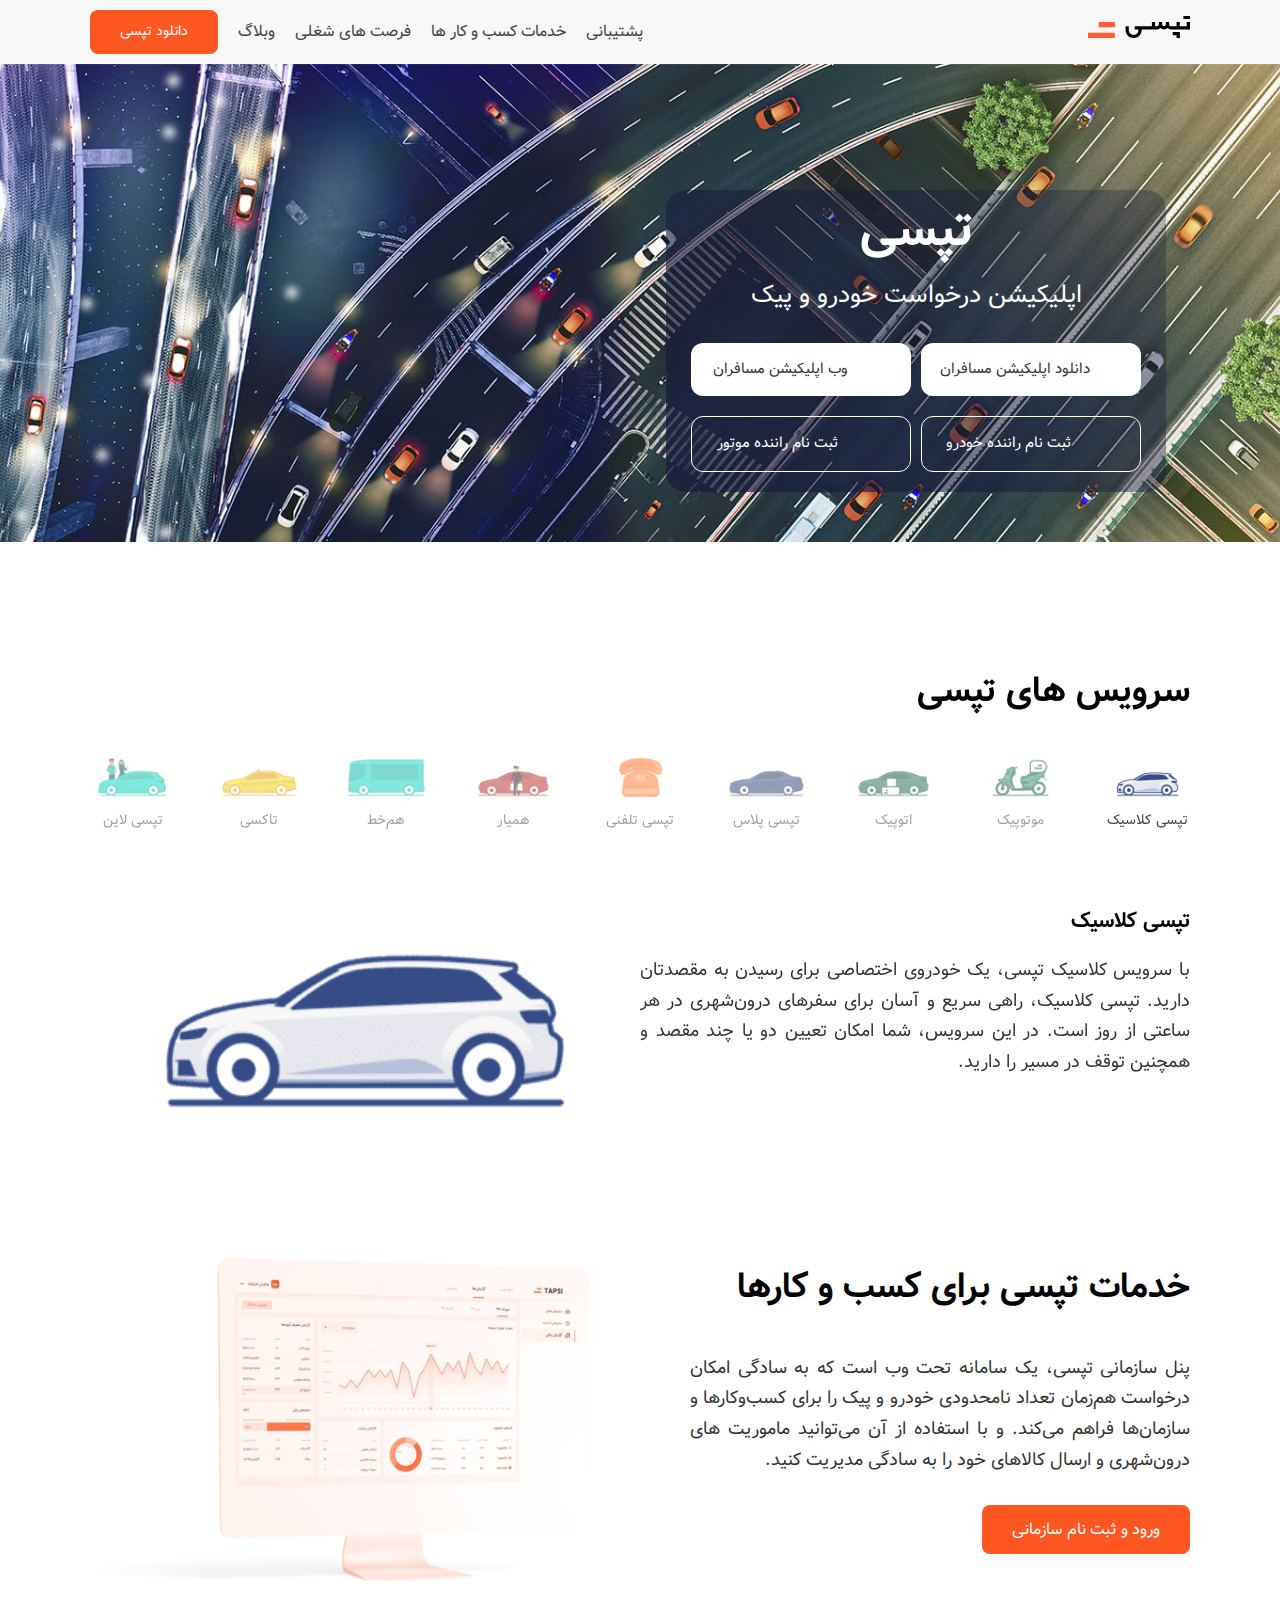
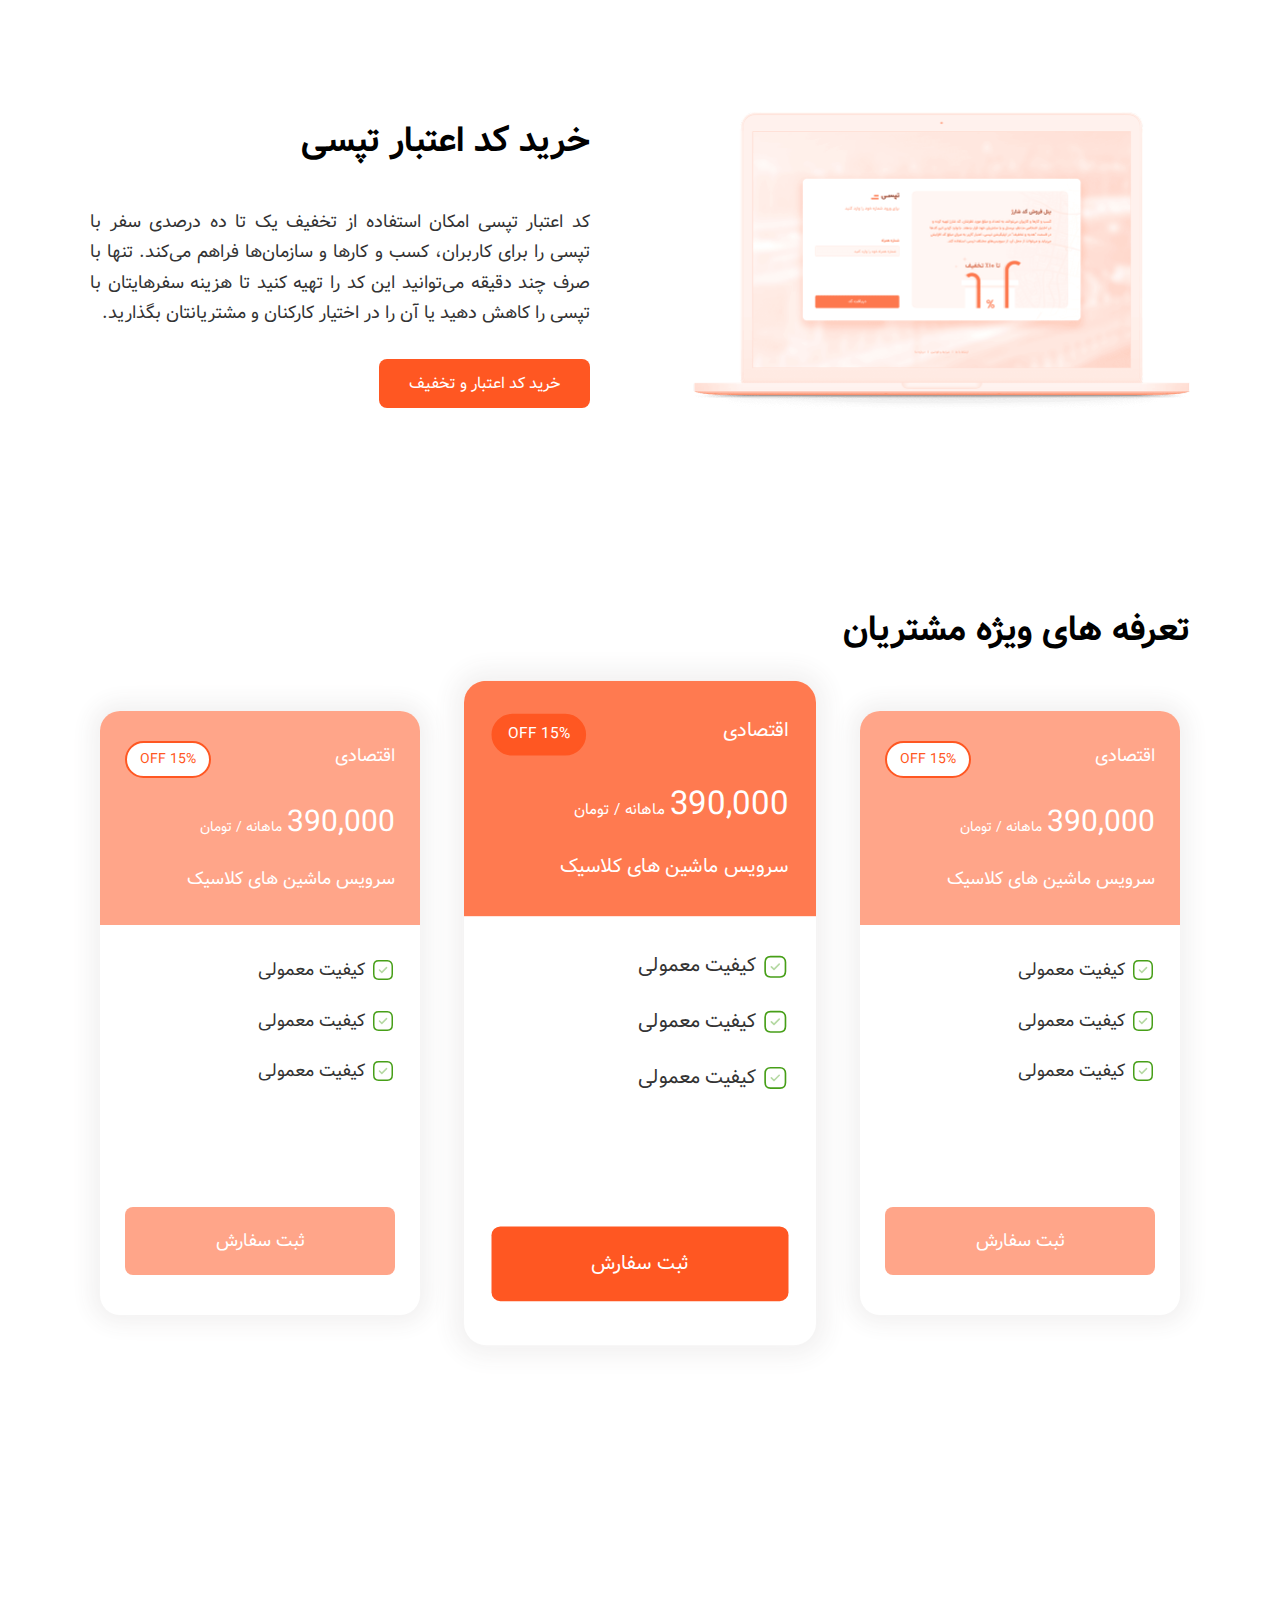
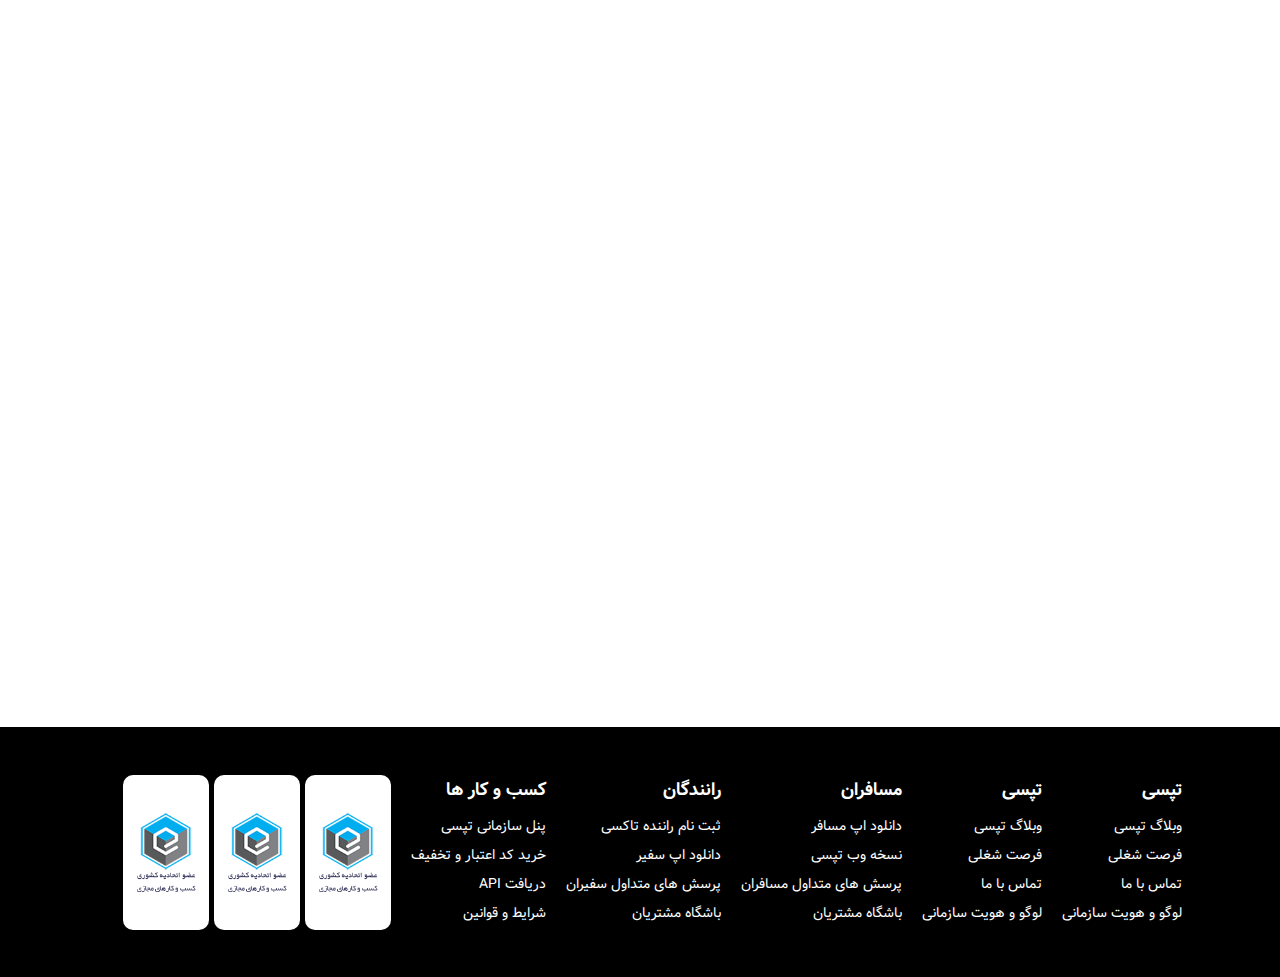
<file: index.html>
<!DOCTYPE html>
<html lang="en" dir="rtl">
  <head>
    <meta charset="UTF-8" />
    <meta name="viewport" content="width=device-width, initial-scale=1.0" />
    <link rel="stylesheet" href="/css/style.css" />
    <link rel="stylesheet" href="/css/fonts.css" />
    <title>Tapsi Demo</title>
    <link
      rel="stylesheet"
      href="https://cdnjs.cloudflare.com/ajax/libs/font-awesome/6.5.2/css/all.min.css"
      integrity="sha512-SnH5WK+bZxgPHs44uWIX+LLJAJ9/2PkPKZ5QiAj6Ta86w+fsb2TkcmfRyVX3pBnMFcV7oQPJkl9QevSCWr3W6A=="
      crossorigin="anonymous"
      referrerpolicy="no-referrer"
    />
    <link href="https://unpkg.com/aos@2.3.1/dist/aos.css" rel="stylesheet" />
  </head>
  <body>
    <header class="main-header">
      <nav class="nav container">
        <a href="#">
          <img src="./assets/images/logo.svg" alt="" />
        </a>
        <div class="nav__toggler">
          <div class="bar bar-one"></div>
          <div class="bar bar-two"></div>
          <div class="bar bar-three"></div>
        </div>
        <ul class="list nav__list">
          <li class="nav__item"><a href="#">پشتیبانی</a></li>
          <li class="nav__item"><a href="#">خدمات کسب و کار ها</a></li>
          <li class="nav__item"><a href="#">فرصت های شغلی</a></li>
          <li class="nav__item"><a href="#">وبلاگ</a></li>
          <li class="nav__item cta">
            <a href="#" class="btn btn--primary">دانلود تپسی</a>
          </li>
        </ul>
      </nav>
    </header>
    <section class="hero-section">
      <picture class="hero-pic">
        <!-- <source
          srcset="https://tapsi.ir/images/home/banner.webp"
          type="image/webp"
          media="(min-width: 768px)"
        /> -->
        <source
          srcset="./assets/images/banner.jpg"
          type="image/jpg"
          media="(min-width: 768px)"
        />
        <!-- <source
          srcset="https://tapsi.ir/images/home/banner-mobile.webp"
          type="image/webp"
          media="(max-width: 768px)"
        /> -->
        <source
          srcset="./assets/images/banner-mobile.jpg"
          type="image/jpg"
          media="(max-width: 768px)"
        />
        <img class="hero-img" alt="banner" src="./assets/images/banner.jpg" class="banner-img" />
      </picture>
      <!-- <picture>
        <source
          srcset="https://tapsi.ir/images/home/mockup-phone.webp"
          type="image/webp"
          media="(min-width: 1024px)"
        />
        <source
          srcset="https://tapsi.ir/images/home/mockup-phone.png"
          type="image/png"
          media="(min-width: 1024px)"
        />
        <img alt="phone" class="banner-phone" />
      </picture> -->
      <div class="hero-wrapper container">
        <div class="intro-btn">
          <h1>تپسی</h1>
          <h2>اپلیکیشن درخواست خودرو و پیک</h2>
          <div class="intro-wrapper">
            <div class="intro-btn__passenger">
              <span class="icon"> <i class="fa-solid fa-arrow-down"></i> </span>
              <p>دانلود اپلیکیشن مسافران</p>
            </div>
            <div class="intro-btn__passenger">
              <span class="icon"> <i class="fa-solid fa-arrow-down"></i> </span>
              <p>وب اپلیکیشن مسافران</p>
            </div>
            <div class="intro-btn__passenger">
              <span class="icon"> <i class="fas fa-car"></i> </span>
              <p>ثبت نام راننده خودرو</p>
            </div>
            <div class="intro-btn__passenger">
              <span class="icon"> <i class="fa-solid fa-motorcycle"></i> </span>
              <p>ثبت نام راننده موتور</p>
            </div>
          </div>
        </div>
      </div>
    </section>
    <section class="services container block" data-aos="fade-up" data-aos-duration="1000">
      <h2 class="services__title block-heading">سرویس های تپسی</h2>
      <div class="services__tabs">
        <a class="tab active" data-tab-target="nav-classic-tab">
          <img src="./assets/images/cc-classic.png" alt="tapsi-classic-icon" />
          <p>تپسی کلاسیک</p>
        </a>
        <a class="tab" data-tab-target="nav-motopeyk-tab">
          <img src="./assets/images/cc-motopeyk.png" alt="motopeyk-icon" />
          <p>موتوپیک</p>
        </a>
        <a class="tab" data-tab-target="nav-autopeyk-tab">
          <img src="./assets/images/cc-autopeyk.png" alt="autopeyk-icon" />
          <p>اتوپیک</p>
        </a>
        <a class="tab" data-tab-target="nav-plus-tab">
          <img src="./assets/images/cc-plus.png" alt="tapsi-plus-icon" />
          <p>تپسی پلاس</p>
        </a>
        <a class="tab" data-tab-target="nav-tel-tab">
          <img src="./assets/images/cc-tel.png" alt="tapsi-tel-icon" />
          <p>تپسی تلفنی</p>
        </a>
        <a class="tab" data-tab-target="nav-hamyar-tab">
          <img src="./assets/images/cc-hamyar.png" alt="hamyar-icon" />
          <p>همیار</p>
        </a>
        <a class="tab" data-tab-target="nav-hamkhat-tab">
          <img src="./assets/images/cc-hamkhat.png" alt="hamkhat-icon" />
          <p>هم&zwnj;خط</p>
        </a>
        <a class="tab" data-tab-target="nav-taxi-tab">
          <img src="./assets/images/cc-taxi.png" alt="tapsi-taxi-icon" />
          <p>تاکسی</p>
        </a>
        <a class="tab" data-tab-target="nav-line-tab">
          <img src="./assets/images/cc-line.png" alt="tapsi-line-icon" />
          <p>تپسی لاین</p>
        </a>
      </div>
      <div class="container">
        <div class="tab-content active" id="nav-classic-tab">
          <div class="feature__image">
            <img src="./assets/images/cc-classic.png" alt="" />
          </div>
          <div class="feature__detail">
            <h3 class="feature__title">تپسی کلاسیک</h3>
            <p class="feature__text">
              با سرویس کلاسیک تپسی، یک خودروی اختصاصی برای رسیدن به مقصدتان
              دارید. تپسی کلاسیک، راهی سریع و آسان برای سفرهای درون‌شهری در هر
              ساعتی از روز است. در این سرویس، شما امکان تعیین دو یا چند مقصد و
              همچنین توقف در مسیر را دارید.
            </p>
          </div>
        </div>
        <div class="tab-content" id="nav-motopeyk-tab">
          <div class="feature__image">
            <img src="./assets/images/cc-motopeyk.png" alt="" />
          </div>
          <div class="feature__detail">
            <h3 class="feature__title">موتوپیک</h3>
            <p class="feature__text">
              با استفاده از سرویس موتوپیک، بسته‌ها و مرسولاتتان با پیک موتور به
              مقصد ارسال می‌شوند. این سرویس مناسب زمانی است که می‌خواهید مرسوله
              سریع‌تر به مقصد برسد. در این سرویس، شما می‌توانید مسیر رسیدن
              مرسوله‌تان به مقصد را به صورت لحظه‌ای روی نقشه دنبال کنید.
            </p>
          </div>
        </div>
        <div class="tab-content" id="nav-autopeyk-tab">
          <div class="feature__image">
            <img src="./assets/images/cc-autopeyk.png" alt="" />
          </div>
          <div class="feature__detail">
            <h3 class="feature__title">اتوپیک</h3>
            <p class="feature__text">
              اتوپیک سرویسی برای ارسال بسته‌های شما با خودرو است. این سرویس،
              برای زمانی مناسب است که بسته‌های شما، با موتور قابل ارسال نیستند و
              یا در حین جابجایی، نیاز به مراقبت بیشتری دارند. در این سرویس نیز
              امکان رصد لحظه ‌به لحظه موقعیت مکانی مرسوله تا زمان رسیدن به مقصد
              فراهم است.
            </p>
          </div>
        </div>
        <div class="tab-content" id="nav-plus-tab">
          <div class="feature__image">
            <img src="./assets/images/cc-plus.png" alt="" />
          </div>
          <div class="feature__detail">
            <h3 class="feature__title">تپسی پلاس</h3>
            <p class="feature__text">
              در سرویس پلاس تاکسی اینترنتی تپسی، خودرویی با مدل بالاتر و عمر
              کمتر، به دنبال شما خواهد آمد. همچنین، رانندگان این سرویس بالاترین
              امتیاز را از مسافران دریافت کرده‌اند. در این سرویس که در حال حاضر
              در تهران فعال است، امکان تعیین چند مقصد یا توقف در حین سفر، وجود
              دارد.
            </p>
          </div>
        </div>
        <div class="tab-content" id="nav-tel-tab">
          <div class="feature__image">
            <img src="./assets/images/cc-tel.png" alt="" />
          </div>
          <div class="feature__detail">
            <h3 class="feature__title">تپسی تلفنی</h3>
            <p class="feature__text">
              سرویس تپسی تلفنی یا ۱۶۳۰، این امکان را به شما می‌دهد که بدون نیاز
              به اینترنت و اپلیکیشن، درخواست خودرو بدهید. این سرویس تاکسی تلفنی
              مناسب زمانی است که به هر دلیلی دسترسی به اینترنت یا اپلیکیشن
              ندارید. همچنین سرویس تلفنی تپسی، راه حلی مناسب برای افرادی است که
              کار کردن با اپلیکیشن‌های موبایلی برایشان راحت نیست.
            </p>
          </div>
        </div>
        <div class="tab-content" id="nav-hamyar-tab">
          <div class="feature__image">
            <img src="./assets/images/cc-hamyar.png" alt="" />
          </div>
          <div class="feature__detail">
            <h3 class="feature__title">همیار</h3>
            <p class="feature__text">
              سرویس همیار تپسی، به جای شما خرید می‌کند. کافیست فروشگاه مورد نظر
              خود را به عنوان مبدا مشخص کرده و لیست خریدتان را داخل اپ وارد
              کنید. این خرید‌ها می‌تواند از سوپرمارکت یا داروخانه مورد نظر شما
              باشند.
            </p>
          </div>
        </div>
        <div class="tab-content" id="nav-hamkhat-tab">
          <div class="feature__image">
            <img src="./assets/images/cc-hamkhat.png" alt="" />
          </div>
          <div class="feature__detail">
            <h3 class="feature__title">هم خط</h3>
            <p class="feature__text">
              سرویس هم‌خط تپسی شما را با مینی‌بوس‌ به مقصد می‌رساند. با استفاده
              از سرویس هم‌خط بعد از انتخاب مسیر سفر، بلیت‌تان را خریداری کنید و
              سریع‌تر و راحت‌تر به مقصد برسید. این سرویس خطی بسیار ارزان‌تر از
              دیگر سرویس‌های تپسی است و شما را سریع‌تر و راحت‌تر از حمل‌ونقل
              عمومی به مقصدتان می‌رساند. شما می‌توانید از قبل بلیت هم خط را رزرو
              کنید و با رعایت فاصله اجتماعی به مقصد برسید. سرویس مینی بوس آنلاین
              فعلا فقط در تهران فعال است.
            </p>
          </div>
        </div>
        <div class="tab-content" id="nav-taxi-tab">
          <div class="feature__image">
            <img src="./assets/images/cc-taxi.png" alt="" />
          </div>
          <div class="feature__detail">
            <h3 class="feature__title">تپسی تاکسی</h3>
            <p class="feature__text">
              در سرویس تاکسی تپسی، تاکسی‌های زرد یا سبز شما را به مقصدتان
              می‌رسانند. این سرویس در حال حاضر در تهران فعال است و چنانچه به
              دلایلی مانند ورود به محدوده طرح ترافیک یا طرح آلودگی هوا، ترجیح
              بدهید از تاکسی برای رفت‌وآمدتان استفاده کنید، گزینه مناسبی خواهد
              بود.
            </p>
          </div>
        </div>
        <div class="tab-content" id="nav-line-tab">
          <div class="feature__image">
            <img src="./assets/images/cc-line.png" alt="" />
          </div>
          <div class="feature__detail">
            <h3 class="feature__title">تپسی لاین</h3>
            <p class="feature__text">
              تپسی لاین سرویسی است که امکان سفر اشتراکی را برایتان فراهم می‌کند.
              در این سرویس شما با مسافر دیگری که هم‌مسیرتان است، هم‌سفر خواهید
              بود و هزینه سفرتان تقسیم می‌شود. این سرویس در حال حاضر به دلیل
              شرایط همه‌گیری بیماری کرونا از دسترس خارج شده اما با بهبود شرایط
              می‌توانید از سرویس لاین استفاده کنید.
            </p>
          </div>
        </div>
      </div>
    </section>
    <section class="feature container block">
      <div class="feature__image">
        <img src="./assets/images/i-mac-1.png" alt="" />
      </div>
      <div class="feature__detail">
        <h2 class="feature__title">خدمات تپسی برای کسب و کارها</h2>
        <p class="feature__text">
          پنل سازمانی تپسی، یک سامانه تحت وب است که به سادگی امکان درخواست
          هم‌زمان تعداد نامحدودی خودرو و پیک را برای کسب‌وکارها و سازمان‌ها
          فراهم می‌کند. و با استفاده از آن می‌توانید ماموریت های درون‌شهری و
          ارسال کالاهای خود را به سادگی مدیریت کنید.
        </p>
        <button class="btn btn--primary">ورود و ثبت نام سازمانی</button>
      </div>
    </section>
    <section class="feature container block charge">
      <div class="feature__image">
        <img src="./assets/images/macbook.png" alt="" />
      </div>
      <div class="feature__detail">
        <h2 class="feature__title">خرید کد اعتبار تپسی</h2>
        <p class="feature__text">
          کد اعتبار تپسی امکان استفاده از تخفیف یک تا ده درصدی سفر با تپسی را
          برای کاربران، کسب و کارها و سازمان‌ها فراهم می‌کند. تنها با صرف چند
          دقیقه می‌توانید این کد را تهیه کنید تا هزینه سفرهایتان با تپسی را کاهش
          دهید یا آن را در اختیار کارکنان و مشتریانتان بگذارید.
        </p>
        <button class="btn btn--primary">خرید کد اعتبار و تخفیف</button>
      </div>
    </section>
    <section class="container block">
      <h2 class="block-heading">تعرفه های ویژه مشتریان</h2>
      <div class="block-plan">
        <div class="plan">
          <div class="card">
            <header class="card__header">
              <span class="plan__introduction">
                <span class="plan__name">اقتصادی</span>
                <span class="badge badge--secondary">15% off</span>
              </span>
              <span class="plan__price">390,000</span>
              <span class="plan__billing-cycle">ماهانه / تومان</span>
              <span class="plan__description">سرویس ماشین های کلاسیک</span>
            </header>
            <div class="card__body">
              <ul class="list list--tick">
                <li class="list__item">کیفیت معمولی</li>
                <li class="list__item">کیفیت معمولی</li>
                <li class="list__item">کیفیت معمولی</li>
              </ul>
              <button class="btn btn--secondary btn--block">ثبت سفارش</button>
            </div>
          </div>
        </div>
        <div class="plan plan--popular">
          <div class="card card--primary">
            <header class="card__header">
              <span class="plan__introduction">
                <span class="plan__name">اقتصادی</span>
                <span class="badge badge--primary">15% off</span>
              </span>
              <span class="plan__price">390,000</span>
              <span class="plan__billing-cycle">ماهانه / تومان</span>
              <span class="plan__description">سرویس ماشین های کلاسیک</span>
            </header>
            <div class="card__body">
              <ul class="list list--tick">
                <li class="list__item">کیفیت معمولی</li>
                <li class="list__item">کیفیت معمولی</li>
                <li class="list__item">کیفیت معمولی</li>
              </ul>
              <button class="btn btn--primary btn--block">ثبت سفارش</button>
            </div>
          </div>
        </div>
        <div class="plan">
          <div class="card card--scondary">
            <header class="card__header">
              <span class="plan__introduction">
                <span class="plan__name">اقتصادی</span>
                <span class="badge badge--secondary">15% off</span>
              </span>
              <span class="plan__price">390,000</span>
              <span class="plan__billing-cycle">ماهانه / تومان</span>
              <span class="plan__description">سرویس ماشین های کلاسیک</span>
            </header>
            <div class="card__body">
              <ul class="list list--tick">
                <li class="list__item">کیفیت معمولی</li>
                <li class="list__item">کیفیت معمولی</li>
                <li class="list__item">کیفیت معمولی</li>
              </ul>
              <button class="btn btn--secondary btn--block">ثبت سفارش</button>
            </div>
          </div>
        </div>
      </div>
    </section>
    <section
      class="container block"
      data-aos="zoom-in-up"
      data-aos-duration="500"
    >
      <h2 class="block-heading">تماس با ما</h2>
      <div class="contact-us">
        <div class="contact-us__social">
          <span class="icon-container"
            ><svg class="icon">
              <use xlink:href="/assets/images/svg-sprite.svg#linkedin"></use>
            </svg> </span
          ><span class="icon-container"
            ><svg class="icon">
              <use xlink:href="/assets/images/svg-sprite.svg#telegram"></use>
            </svg> </span
          ><span class="icon-container"
            ><svg class="icon">
              <use xlink:href="/assets/images/svg-sprite.svg#twitter"></use>
            </svg>
          </span>
        </div>
        <div class="contact-us__icons">
          <div class="icon-holder">
            <span class="icon-holder__lable">info@ex.com</span>
            <span class="icon-container">
              <svg class="icon">
                <use xlink:href="/assets/images/svg-sprite.svg#Message"></use>
              </svg>
            </span>
          </div>
          <div class="icon-holder">
            <span class="icon-holder__lable">09143732</span>
            <span class="icon-container">
              <svg class="icon">
                <use xlink:href="/assets/images/svg-sprite.svg#Calling"></use>
              </svg>
            </span>
          </div>
          <div class="icon-holder">
            <!-- <span class="icon-holder__lable"
            >تهران تهران خیابان 74 بولوار54 کوچه 84 پلاک44 مدرسه
            45332375غ46583457837838475934587345798344</span
          >اگر متن زیاد وارد کنیم مشکل ایجاد میشود -->
            <span class="icon-holder__lable"
              >تهران تهران خیابان 74 بولوار54 کوچه 84 پلاک44 مدرسه
            </span>
            <span class="icon-container">
              <svg class="icon">
                <use xlink:href="/assets/images/svg-sprite.svg#Calling"></use>
              </svg>
            </span>
          </div>
        </div>
        <div class="contact-us__map">
          <img src="./assets/images/map.png" alt="" />
        </div>
        <div class="contact-us__form">
          <div class="form-wrapper">
            <h3>نظرات شما</h3>
            <form>
              <input type="text" placeholder="نام و نام خانوادگی" />
              <input
                type="email"
                placeholder="ایمیل خود را وارد کنید"
                dir="ltr"
              />
              <textarea name="" id="" cols="30" rows="10"></textarea>
              <button type="submit" class="btn btn--primary">ثبت نظر</button>
            </form>
          </div>
        </div>
      </div>
    </section>
    <footer class="main-footer">
      <div class="container footer">
        <div class="footer__item">
          <h6>تپسی</h6>
          <a href="#">وبلاگ تپسی</a>
          <a href="#">فرصت شغلی</a>
          <a href="#">تماس با ما</a>
          <a href="#">لوگو و هویت سازمانی</a>
        </div>
        <div class="footer__item">
          <h6>تپسی</h6>
          <a href="#">وبلاگ تپسی</a>
          <a href="#">فرصت شغلی</a>
          <a href="#">تماس با ما</a>
          <a href="#">لوگو و هویت سازمانی</a>
        </div>
        <div class="footer__item">
          <h6>مسافران</h6>
          <a href="#">دانلود اپ مسافر</a>
          <a href="#">نسخه وب تپسی</a>
          <a href="#">پرسش های متداول مسافران</a>
          <a href="#">باشگاه مشتریان</a>
        </div>
        <div class="footer__item">
          <h6>رانندگان</h6>
          <a href="#">ثبت نام راننده تاکسی</a>
          <a href="#">دانلود اپ سفیر</a>
          <a href="#">پرسش های متداول سفیران</a>
          <a href="#">باشگاه مشتریان</a>
        </div>
        <div class="footer__item">
          <h6>کسب و کار ها</h6>
          <a href="#">پنل سازمانی تپسی</a>
          <a href="#">خرید کد اعتبار و تخفیف</a>
          <a href="#">دریافت API</a>
          <a href="#">شرایط و قوانین</a>
        </div>
        <div class="footer__item enemad">
          <div class="footer__enemad">
            <img src="/assets/images/enemad.png" alt="" />
          </div>
          <div class="footer__enemad">
            <img src="/assets/images/enemad.png" alt="" />
          </div>
          <div class="footer__enemad">
            <img src="/assets/images/enemad.png" alt="" />
          </div>
        </div>
      </div>
    </footer>
    <script src="https://unpkg.com/aos@2.3.1/dist/aos.js"></script>
    <script>
      AOS.init();
    </script>
    <script src="./js/main.js"></script>
  </body>
</html>
</file>
<file: css/fonts.css>
@font-face {
    font-family: "Vazir";
    font-weight: 400;
    font-style: normal;
    src: url("/assets/fonts/Vazir.woff") format("woff");
}

@font-face {
    font-family: "Vazir";
    font-weight: 700;
    font-style: normal;
    src: url("/assets/fonts/Vazir-Bold.woff") format("woff");
}

body,.btn{
    font-family: "Vazir";
}
</file>
<file: css/style.css>
/* Reset */
*,*::after,*::before{
    box-sizing: border-box;
    margin: 0;
    padding: 0;
    /* list-style: none; */
}

/* Root variables */
:root{
    --color-primary: #ff5722;
    --color-primary-light: #ff7a50;
    --color-secondary-light: #fff6f2;
    --color-secondary-dark: #ffa589;
    --color-navbar: #f8f8f8;
    --color-headings: #000;
    --color-body: #333333;
    --color-white: #fff;
}

html{
    font-size: 62.5% ;
}

body{
    color: var(--color-body);
    font-size: 1.4rem;
    line-height: 1.7;
}

/* html,
body,
p {
  text-size-adjust: none !important;
  -webkit-text-size-adjust: none !important;
  -moz-text-size-adjust: none !important;
  -ms-text-size-adjust: none !important;
} */

h1,h2,h3{
    color: var(--color-headings);
    font-weight: 700;
}

h1{
    font-size: 2.5rem;
}

h2{
    font-size: 2.2rem;
    margin-bottom: 1.5rem;
}

@media screen and (min-width:1024px) {
    body{
        font-size: 1.8rem;
    }
    
    h1{
        font-size: 5rem;
    }

    h2{
        font-size: 3.5rem;
        margin-bottom: 3.5rem;
    }
}

/* Buttons */
.btn{
    cursor: pointer;
    outline: 0;
    border: 0;
    padding: 2rem 2.5rem;
    border-radius: 8px;
    margin: 1rem 0;
    text-align: center;
    white-space: nowrap;
    font-size: 1.4rem;
}

.btn--primary{
    background-color: var(--color-primary);
    color: var(--color-white);
}

.btn--secondary{
    background-color: var(--color-secondary-dark);
    color: var(--color-white);
}

.btn--block{
    width: 100%;
    font-size: 1.6rem;
}

@media screen and (min-width:1024px) {
    .btn{
        font-size: 1.6rem;
    }

    .btn--block{
        font-size: 2rem;
    }
}

/* Badges */
.badge{
    display: inline-block;
    padding: 0.5rem 1.3rem;
    background-color: #fff;
    border-radius: 32px;
    border: 2px solid var(--color-primary);
    color: var(--color-primary);
    text-transform: uppercase;
    font-size: 1.2rem;
}

.badge--primary{
    background-color: var(--color-primary);
    color: var(--color-white);
}

@media screen and (min-width:1024px) {
    .badge{
        font-size: 1.4rem;
    }
}

/* Lists */
.list{
    list-style: none;
    font-size: 1.6rem;
}

.list--inline .list__item{
    display: inline-block;
    margin-left: 2rem;
}

/* .list--tick .list__item::before{
content: "";
width: 20px;
height: 20px;
background: url(/assets/images/Tick-Square.svg) no-repeat;
padding-right: 2rem;
} */

.list--tick .list__item{
    background: url(/assets/images/Tick-Square.svg) right center no-repeat;
    padding-right: 3rem;
    margin-bottom: 1.5rem;
}

@media screen and (min-width:1024px) {
    .list--tick .list__item{
        font-size: 1.8rem;
        margin-bottom: 2rem;
    }
}

/* Plans */
.block-plan{
    display: grid;
    gap: 8rem 6rem;
    justify-content: center;
    grid-template-columns: repeat(auto-fit ,minmax(250px,320px));
    margin-top: 5rem;
}

.plan{
    font-size: 1.8rem;
    transition: all 0.2s ease-in-out;
}

.card{
    border-radius: 20px;
    overflow: hidden;
    box-shadow: 0 0 20px 10px hsla(0, 4%, 95%, 0.986);
}

.card__header,.card__body{
    padding: 3rem 2.5rem;
}

.card__header{
    background-color: var(--color-secondary-dark);
    color: var(--color-white);
}

.card--primary .card__header{
    background-color: var(--color-primary-light);
}

.card--scondary .card__header{
    background-color: var(--color-secondary-dark);
}

.plan__introduction{
    display: flex;
    justify-content: space-between;
    margin-bottom: 2rem;
}

.plan__price{
    font-size: 3rem;
}

.plan__billing-cycle{
    font-size: 1.4rem;
}

.plan__description{
    margin-top: 1.5rem;
    display: block;
}

.plan .btn--block{
    margin-top: 10rem;
    font-size: 1.6rem;
}

.plan--popular{
    transform: scale(1.1);
}
.plan:hover{
    transform: scale(1.05);
}

.plan--popular:hover{
    transform: scale(1.15);
}

@media screen and (min-width:1024px) {
    .plan .btn--block{
        margin-top: 10rem;
        font-size: 1.8rem;
    }  
}

/* Container */

.container{
    max-width: 1140px;
    margin: 0 auto;
}

/* Feature */

.feature{
    display: grid;
    justify-content: center;
    padding: 2rem;
    gap: 0rem 10rem;
}

.feature__text{
    margin-bottom: 2rem;
    text-align: justify;
}

.feature .btn{
    padding: 1.2rem 3rem;
}

.feature__image > img{
    width: 100%;
    height: auto;
}

.feature__image{
    width: 90%;
    justify-self: flex-end;
    margin-bottom: 2rem;
}

@media screen and (min-width:1024px) {
    .feature{
        grid-template-columns: repeat(2,1fr);
    }

    .charge .feature__image{
        order: 1;
    }

    .feature__image{
        width: 100%;
        order: 2;
        margin-bottom: 0;
    }

    .feature__detail{
        order: 1;
    }

    .feature__image > img{
        width: 100%;
    }
}

/* Contact-us */

.contact-us{
    display: grid;
    justify-content: center;
    gap: 3rem 4rem;
}

.contact-us__map{
    display: none;
}

@media screen and (min-width:1024px) {
    .contact-us{
        grid-template-areas: 
        "address form"
        "map form"
        "icons form";      
        grid-template-columns: 70fr 30fr;
    }

    .contact-us__form{
        grid-area: form;
    }

    .contact-us__map{
        grid-area: map;
        display: block;
    }

    .contact-us__icons{
        grid-area: address;
    }

    .contact-us__social{
        grid-area: icons;
    }
}

/* Icons */

.icon{
    width: 24px;
    height: 24px;
}

.icon-container{
    width: 40px;
    height: 40px;
    display: flex;
    justify-content: center;
    align-items: center;
    background-color: #f6f6f6;
    border-radius: 100%;
    cursor: pointer;
}
/* 
.icon--primary{
    fill: #445;
} */

.contact-us__icons{
    display: flex;
    flex-direction: column;
    align-items: flex-end;
    box-shadow: 0 10px 30px rgba(0, 0, 0, 0.06);
    border-radius: 10px;
    padding: 2rem;
}

.contact-us__icons .icon-holder{
    display: flex;
    align-items: center;
    margin-bottom: 2rem;
}

.icon-holder__lable{
    margin-left: 1rem;
    display: block;
    max-width: 250px;
}

@media screen and (min-width:1024px) {
    .contact-us__icons{
        flex-direction: row;
        justify-content: space-between;
        align-items: flex-start;
    }

    .contact-us__icons .icon-holder{
        margin-bottom: 0;
        flex-direction: column;
        max-width: 200px;
        text-align: center;
    }

    .icon-holder__lable{
        order: 2;
        font-size: 1.4rem;
        margin-top: 1.5rem;
    }
}

/* Social icons */

.contact-us__social .icon-container{
    margin-right: 2rem;
}

.contact-us__social{
    display: flex;
    flex-direction: row;
    align-items: center;
    justify-content: space-around;
    box-shadow: 0 10px 30px rgba(0, 0, 0, 0.06);
    padding: 2rem;
    border-radius: 10px;
}

@media screen and (min-width:1024px) {
    .contact-us__social{
        justify-content: flex-end;
    }

    .contact-us__social .icon-container{
        margin-left: 2rem;
    }
}

/* contact-us map */

.contact-us__map img{
    width: 100%;
    height: 100%;
    border-radius: 10px;
    overflow: hidden;
}

/* contact-form */



.form-wrapper{
    height: 100%;
    border-radius: 10px;
    box-shadow: 0 10px 30px rgba(0, 0, 0, 0.06);
    padding: 1rem;
}

.form-wrapper h3{
    margin-bottom: 5.2rem;
    text-align: center;
}

.form-wrapper form{
    display: flex;
    flex-direction: column;
    justify-content: space-between;
    height: 80%;
}

input, textarea{
    display: block;
    outline: 0;
    border: 0;
}

textarea{
    resize: none;
}

::placeholder{
    font-size: 1.2rem;
    color: #333;
    font-family: "vazir";
}

.form-wrapper input , .form-wrapper textarea{
    border-radius: 39px;
    background-color: #f5f5f5;
    border: 1px solid #ccc;
    padding: 1.2rem 1.5rem;
    font-family: "vazir";
    margin-bottom: 1.5rem;
}

.form-wrapper input:focus, .form-wrapper textarea:focus{
    border: 1px solid var(--color-primary);
}

.form-wrapper textarea{
    border-radius: 5px;
}

/* .contact-us__form{
    margin-right: 0rem;
}

@media screen and (min-width:1024px) {
    .contact-us__form{
        margin-right: 3rem;
    }

    .form-wrapper{
        padding: 5.2rem;
    }
} */

/* Footer */

.main-footer{
    background-color: #000;
    color: #fff;
    min-height: 250px;
    display: flex;
    align-items: center;
}

.main-footer .footer{
    display: flex;
    flex-direction: column;
}

.footer__item{
    margin-bottom: 2.5rem;
}

.footer__item a{
    text-decoration: none;
    font-size: 1.4rem;
    color: #fff;
    margin-bottom: 0.5rem;
    display: block;
}

.footer__item h6{
    font-size: 1.8rem;
    font-weight: bold;
    margin-bottom: 1rem;
}

.footer__item.enemad{
    display: flex;
    flex-direction: row;
    justify-content: space-between;
}

.footer__enemad{
    background-color: #fff;
    border-radius: 10px;
    padding: 1rem 0.5rem;
    max-width: 86px;
    margin-left: 0.5rem;
    display: flex;
    align-items: center;
}

.footer__enemad img{
    max-width: 100%;
    height: auto;
}

@media screen and (min-width:768px) {
    .main-footer .footer{
        flex-direction: row;
        flex-wrap: wrap;
    }

    .footer__item{
        margin-bottom: 0rem;
        margin-left: 2rem;
    }
    
}

/* Navbar */

.main-header{
    background-color: var(--color-navbar);
}

.nav{
    display: flex;
    justify-content: space-between;
    align-items: center;
    flex-wrap: wrap;
    padding: 1rem 2rem;
}

.nav__list{
    width: 100%;
    display: flex;
    flex-direction: column;
    font-size: 1.4rem;
    max-height: 0;
    overflow: hidden;
    opacity: 0;
    transition: all 0.4s ease-out;
}

.nav.nav__expanded .nav__list{
    max-height: 100vh;
    opacity: 1;
}

.nav__item{
    margin-bottom: 1rem;
    border-bottom: 1px solid #ccc;
}

.nav__item>a{
    text-decoration: none;
    color: #444;
    display: block;
    padding: 0.5rem 0;
}

.nav__item>a:hover{
    color: var(--color-primary);
}

.nav__item.cta{
    font-size: 1.4rem;
    border: none;
}

.nav__item.cta>a{
    color: #fff;
    font-size: 1.4rem;
}

.nav__item .btn{
    padding: 1rem 3rem;
}



@media screen and (min-width:768px) {
   .nav{
    padding: 0 2rem;
   }
   
    .nav__toggler{
        display: none;
    }
    
    .nav__list{
        flex-direction: row;
        align-items: center;
        width: auto;
        opacity: 1;
        max-height: 100%;
    }

    .nav__item{
        margin-right: 2rem;
        margin-bottom: 0;
        font-size: 1.6rem;
        border: 0;
    }
}

/* Toggler */

.nav__toggler{
    cursor: pointer;
}

.bar{
    width: 25px;
    height: 3px;
    background-color: #000;
    margin: 5px 0;
    border-radius: 5px;
    transition: all 0.4s ease-out;
}

.nav.nav__expanded .bar-one{
    transform: rotate(-45deg) translate(-9px, 6px);
    margin: 8px 0;
}

.nav.nav__expanded .bar-two{
    opacity: 0;
    transform: translate(-20px);
}

.nav.nav__expanded .bar-three{
    transform: rotate(45deg) translate(-8px, -8px);
    margin: 8px 0;
}

/* Hero section */

.hero-section{
    position: relative;
    width: 100%;
    height: 478px;
}

.hero-section img{
    object-fit: cover;
    width: 100%;
    height: 100%;
}

.hero-wrapper{
    position: absolute;
    top: 0;
    left: 0;
    width: 100%;
    height: 100%;
    display: flex;
    justify-content: center;
    align-items: center;
}

.intro-btn{
    border-radius: 20px;
    background-image: linear-gradient(51deg, rgba(23,26,60,.7) 5%,
    rgba(23,26,60,.3) 95%);
    padding: 16px;
    display: flex;
    flex-direction: column;
    align-items: center;
    width: 270px;
}

.intro-btn h1{
    font-size: 2.5rem;
    color: #fff;
    margin-top: 0;
}

.intro-btn h2{
    font-size: 1.6rem;
    color: #fff;
    margin-bottom: 2.5rem;
}

.intro-btn__passenger{
    background-color: #fff;
    border-radius: 12px;
    margin-bottom: 2rem;
    padding: 14px;
    width: 220px;
}

.intro-btn__passenger:nth-of-type(n+3){
    color: #fff;
    background-color: inherit;
    border: 1px solid #fff;
}

.banner-phone{
    display: none;
    position: absolute;
    left: 10%;
    bottom: -50%;
    height: auto;
    width: 420px;
}

.intro-wrapper{
    display: flex;
    flex-direction: column;
    flex-wrap: wrap;
}

.intro-btn__passenger{
    cursor: pointer;
    display: flex;
    align-items: center;
    justify-content: space-around;
}

.intro-btn__passenger p{
    font-size: 1.4rem;
}

/* .intro-btn__passenger > i{
    color: #000;
} */

/* .intro-btn__passenger.driver-intro {
    border: 2px solid #fff;
    background-color: rgba(23, 26, 60, 0.5) !important;
    color: #fff;
  } */

@media screen and (min-width: 768px) {
    .hero-wrapper{
        display: flex;
        justify-content: flex-start;
        align-items: flex-end;
        height: 100%;
        width: 100%;
        right: 0;
        margin-right: 0;
    }

    .intro-wrapper{
        flex-direction: row;
        justify-content: space-between;
        align-items: center;
    }

    .intro-btn{
        width: 500px;
        max-width: 500px;
        padding: 0 25px;
        border-radius: 20px;
        margin-bottom: 50px;
        margin-right: 10%;
        /* margin-right: 70px;
        margin-bottom: 50px; */
    }

    .intro-btn h1{
        font-size: 5rem;
    }

    .intro-btn h2{
        font-size: 2.5rem;
        font-weight: 400;
    }

    .intro-btn__passenger p{
        font-size: 1.5rem;
    }

    .banner-phone{
        display: block;
    }
}

/* Services */

.services__tabs{
    display: flex;
    flex-direction: row;
    justify-content: space-between;
    overflow: auto;
    padding: 5px 0 15px;
}

.services__tabs a{
    display: block;
    text-decoration: none;
    color: #444;
    display: flex;
    flex-direction: column;
    align-items: center;
    max-width: 100px;
}

.services__tabs .tab > p{
    margin-top: 1.5rem;
    font-size: 1.2rem;
}

.services__tabs img{
    max-width: 85px;
}

.services__tabs .tab{
    opacity: 0.5;
    transition: all 0.3s ease-out;
}

.services__tabs .tab:hover{
    opacity: 1;
}

.services__title{
    font-size: 2rem;
    font-weight: 700;
    margin-bottom: 20px;
}

.services .feature__title{
    margin: 1.5rem 0;
}

.services .feature__image{
    display: none;
}

.tab-content{
    display: flex;
    justify-content: space-between;
    align-items: center;
}

.feature__detail{
    width: 100%;
}

@media screen and (min-width:1024px) {
    .services__tabs .tab > p{
        margin-top: 1rem;
        font-size: 1.4rem;
    }

    .services__tabs img{
        width: 100%;    
    }

    .services__title{
        font-size: 3.5rem;
        margin-bottom: 30px;
    }

    .services .feature__image{
        display: block;
    }

    .services .feature__detail{
        width: 100%;
    }
}

.tab-content{
    display: none;
}

.tab-content.active{
    /* display: block;
    it have to be display flex for showing correct */
    display: flex;
}

.tab.active{
    opacity: 1;
}

.block{
    padding: 4rem 2rem;
}

.block-heading{
    margin-top: 6rem;
}

@media screen and (min-width:768px) {
    .block{
        padding: 6rem 2rem;
    }
}

/* Travel */

.travel__slides{
    display: flex;
    justify-content: space-between;
    align-items: center;
    overflow-x: auto;
    padding-bottom: 1rem;
}

.travel__slides::-webkit-scrollbar{
    display: none;
}

.travel__slide{
    flex: 0 0 280px;
    display: flex;
    flex-direction: column;
    align-items: center;
}

.travel__slide:not(:last-child){
    margin-left: 2rem;
}

.slide__img{
    width: 100%;
    height: 200px;
}

.travel__slide img{
    width: 100%;
    height: 100%;
    object-fit: cover;
    border-radius: 32px;
}

.slide__detail{
    background-color: #fff;
    box-shadow: 0 10px 30px rgba(0, 0, 0, 0.06);
    border-radius: 32px;
    padding: 1rem 2rem;
    transform: translateY(-60px);
    width: 85%;
}

.slide__header{
    display: flex;
    align-items: center;
    justify-content: flex-start;
}

.slide__header p{
    font-size: 1.2rem;
    margin-right: .7rem;
}

.slide__header .badge{
    font-size: 1.2rem;
    padding: .1rem 1.2rem;
}

.slide__detail .slide__title{
    font-size: 1.4rem;
    font-weight: 700;
    margin-top: 1rem;
}

.slide__detail .slide__icons{
    display: flex;
    margin-top: 1rem;
    justify-content: space-between;
    align-items: center;
    color: #cacaca;
}

/* Drop down section */

.accordion__header{

    display: flex;
    justify-content: space-between;
    align-items: center;
    cursor: pointer;
    padding: 2rem 2rem;
    border-bottom: 2px solid #ececec;
}

.accordion__heading{
    margin-bottom: 0;
    color: #3a3a3a;
    font-size: 1.8rem;

}

.accordion__content{
    border-radius: 5px;
    max-height: 0;
    overflow: hidden;
    opacity: 0;
    transition: all 0.4s ease-out;
}

.accordion__content p{
    border-bottom: 2px solid #ececec;
    margin: 1rem 0;
}

.accordion__expanded .accordion__content{
        max-height: 100vh;
        opacity: 1;
        padding: 1rem 4rem;
}

.accordion__header i{
    color: var(--color-primary);
    font-size: 20px;
    transition: all 0.3s ease-out;
}

.accordion__expanded .accordion__header i{
    transform: rotate(-90deg);
}

.accordion-wrapper{
    background-color: #fff;
    border-radius: 10px;
    border: 2px solid #ececec;
    box-shadow: 0 9px 12px rgba(0, 0, 0, 0.05);
}

.accordion__intro{
    display: flex;
    justify-content: space-between;
    align-items: center;
    padding: 2rem 2rem;
    border-bottom: 2px solid #ececec;
}
</file>
